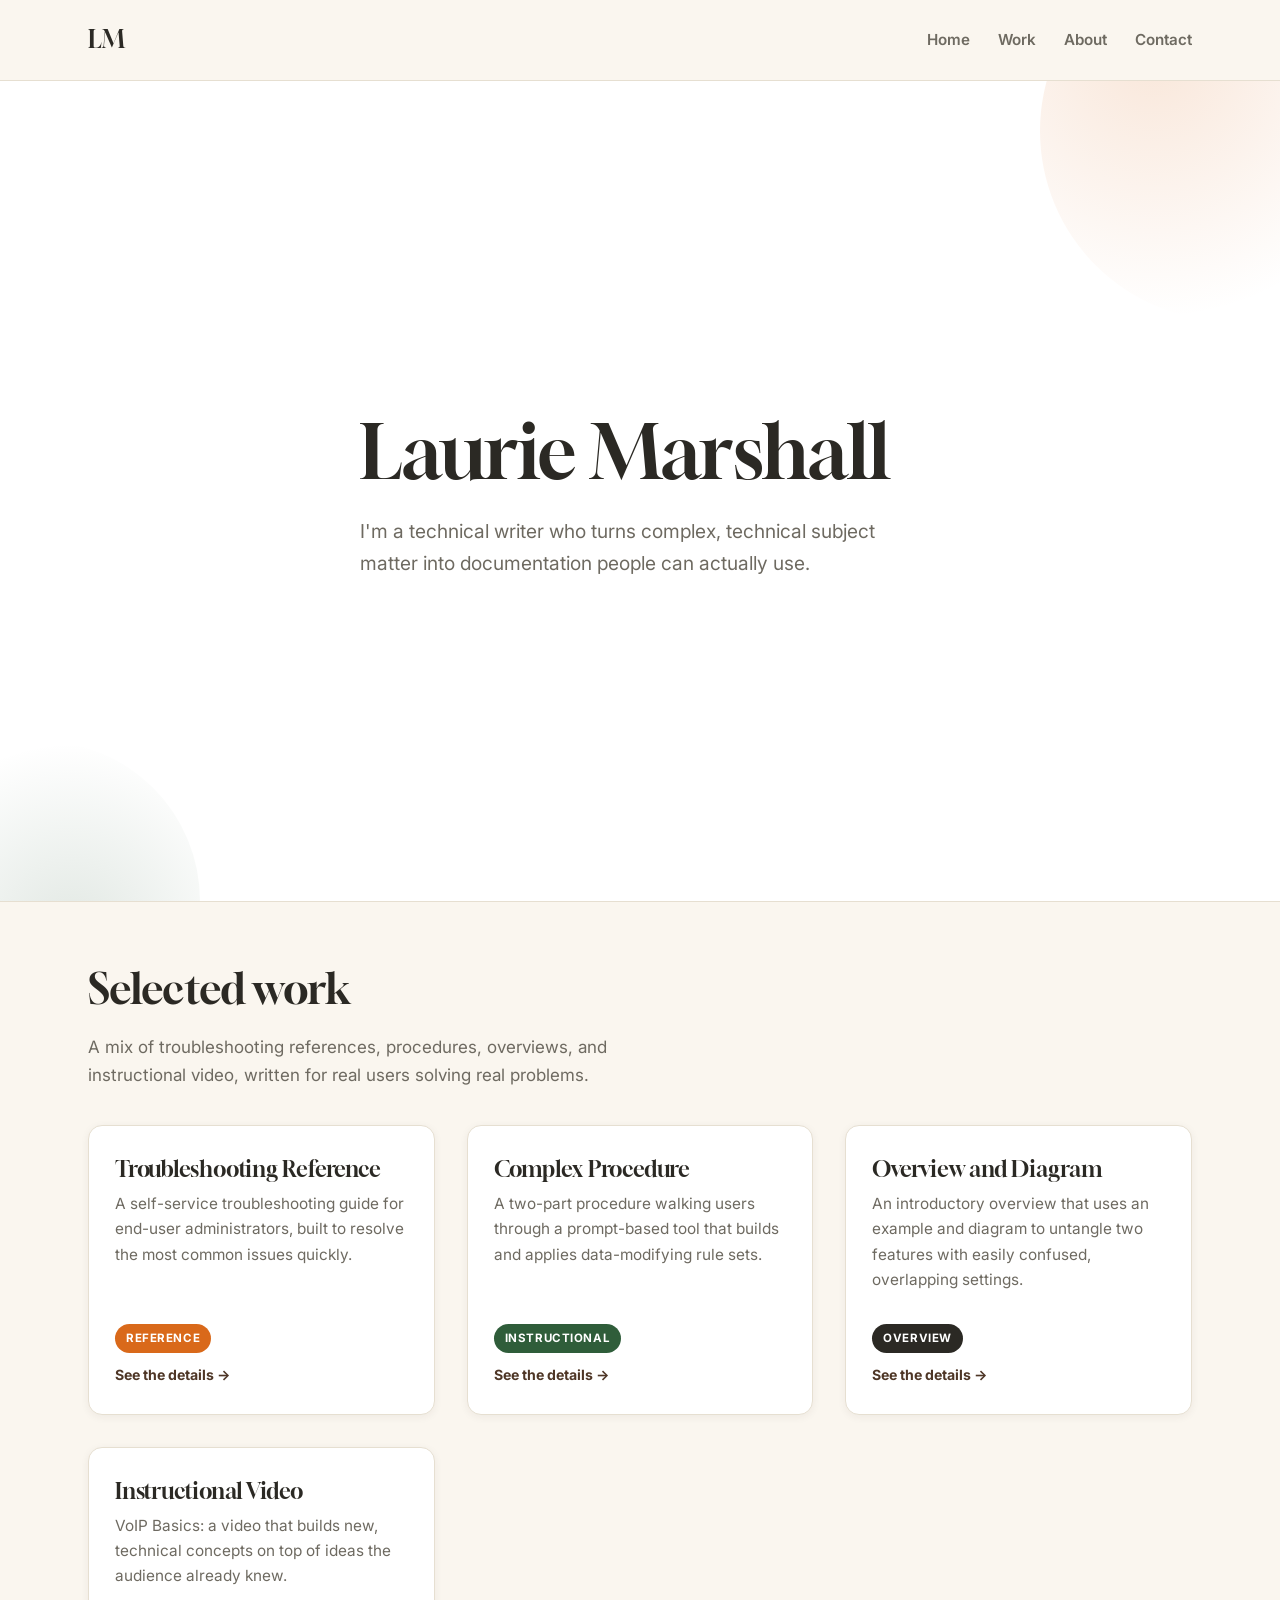
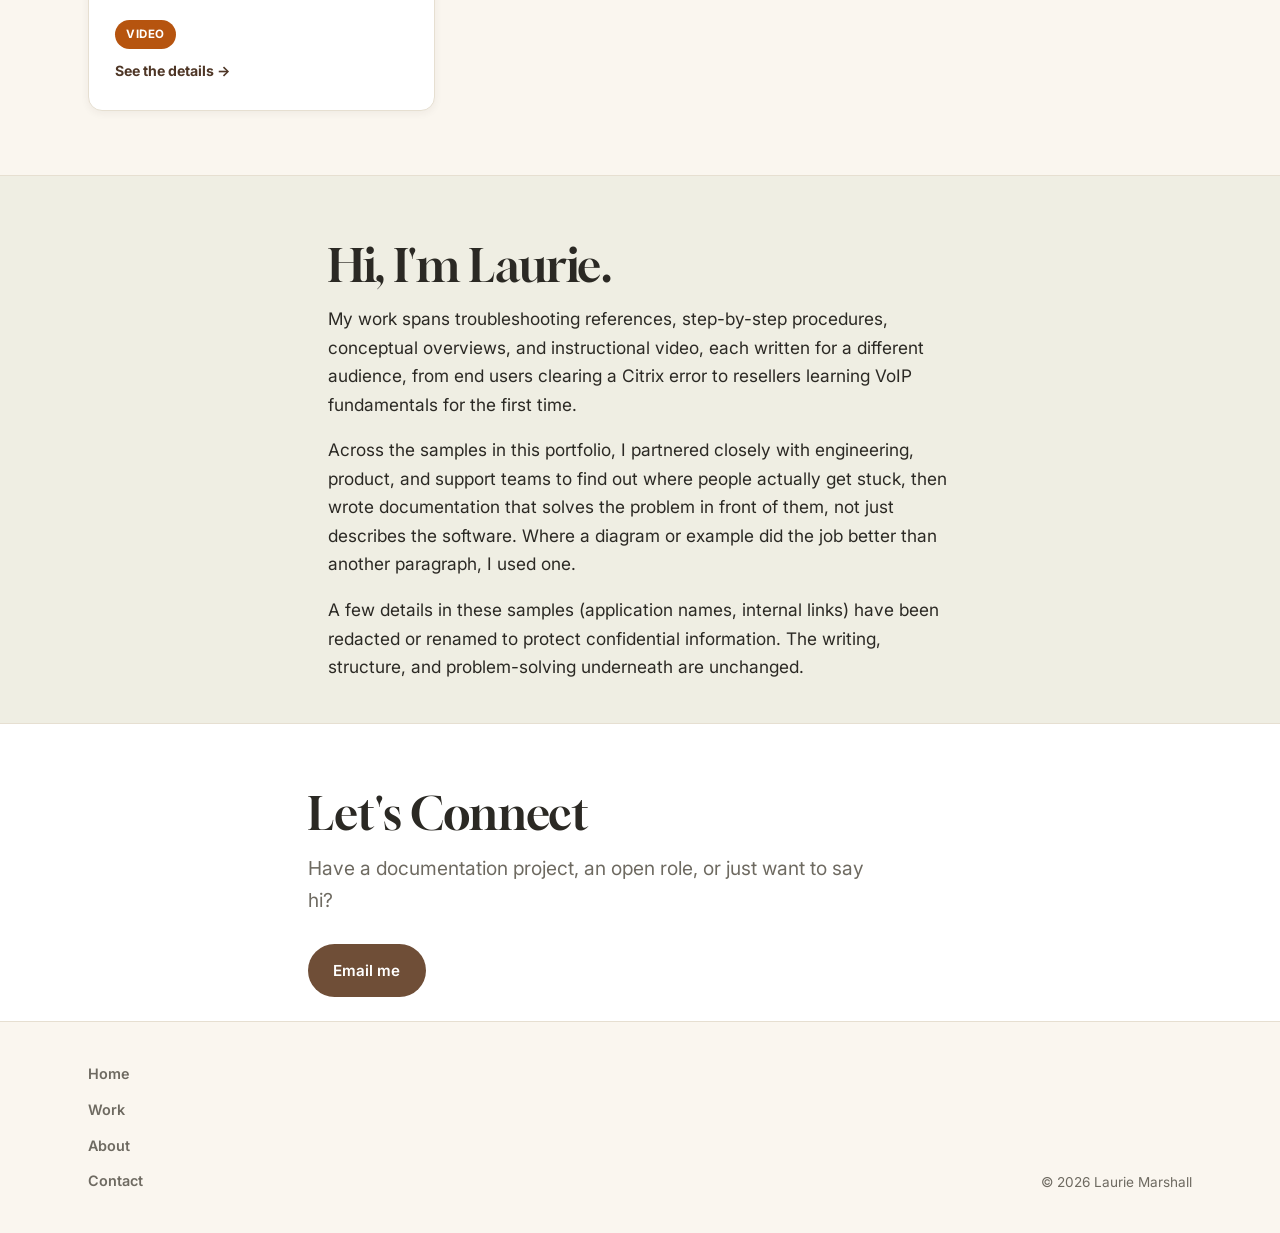
<file: index.html>
<!DOCTYPE html>
<html lang="en">
<head>
<meta charset="UTF-8">
<meta name="viewport" content="width=device-width, initial-scale=1.0">
<title>Laurie Marshall | Technical Writer</title>
<meta name="description" content="Portfolio of Laurie Marshall, a technical writer specializing in troubleshooting guides, procedures, overviews, and instructional video.">

<link rel="icon" type="image/png" sizes="32x32" href="assets/favicon/favicon-32x32.png">
<link rel="icon" type="image/png" sizes="16x16" href="assets/favicon/favicon-16x16.png">
<link rel="apple-touch-icon" href="assets/favicon/apple-touch-icon.png">
<link rel="shortcut icon" href="assets/favicon/favicon.ico">

<link rel="preconnect" href="https://fonts.googleapis.com">
<link rel="preconnect" href="https://fonts.gstatic.com" crossorigin>
<link href="https://fonts.googleapis.com/css2?family=Gloock&family=Inter:wght@400;500;600;700&display=swap" rel="stylesheet">

<link rel="stylesheet" href="css/style.css">
</head>
<body>

<header class="site-header">
  <nav class="nav">
    <a href="#top" class="nav-brand">LM</a>
    <ul class="nav-links">
      <li><a href="#top">Home</a></li>
      <li><a href="#work">Work</a></li>
      <li><a href="#about">About</a></li>
      <li><a href="#contact">Contact</a></li>
    </ul>
  </nav>
</header>

<section id="top" class="hero">
  <div class="container hero-inner">
    <h1>Laurie Marshall</h1>
    <p class="lede">I'm a technical writer who turns complex, technical subject matter into documentation people can actually use.</p>
  </div>
</section>

<section id="work" class="section">
  <div class="container">
    <div class="section-head">
      <h2>Selected work</h2>
      <p>A mix of troubleshooting references, procedures, overviews, and<br>instructional video, written for real users solving real problems.</p>
    </div>

    <div class="work-grid">

      <a href="work/troubleshooting-reference.html" class="work-card">
        <div class="work-card-body">
          <h3>Troubleshooting Reference</h3>
          <p>A self-service troubleshooting guide for end-user administrators, built to resolve the most common issues quickly.</p>
          <span class="type-badge reference">Reference</span>
          <span class="work-card-cta">See the details →</span>
        </div>
      </a>

      <a href="work/complex-procedure.html" class="work-card">
        <div class="work-card-body">
          <h3>Complex Procedure</h3>
          <p>A two-part procedure walking users through a prompt-based tool that builds and applies data-modifying rule sets.</p>
          <span class="type-badge instructional">Instructional</span>
          <span class="work-card-cta">See the details →</span>
        </div>
      </a>

      <a href="work/overview-diagram.html" class="work-card">
        <div class="work-card-body">
          <h3>Overview and Diagram</h3>
          <p>An introductory overview that uses an example and diagram to untangle two features with easily confused, overlapping settings.</p>
          <span class="type-badge overview">Overview</span>
          <span class="work-card-cta">See the details →</span>
        </div>
      </a>

      <a href="work/instructional-video.html" class="work-card">
        <div class="work-card-body">
          <h3>Instructional Video</h3>
          <p>VoIP Basics: a video that builds new, technical concepts on top of ideas the audience already knew.</p>
          <span class="type-badge video">Video</span>
          <span class="work-card-cta">See the details →</span>
        </div>
      </a>

    </div>
  </div>
</section>

<section id="about" class="section-intro">
  <div class="container bio">
    <h1>Hi, I'm Laurie.</h1>
    <p>My work spans troubleshooting references, step-by-step procedures, conceptual overviews, and instructional video, each written for a different audience, from end users clearing a Citrix error to resellers learning VoIP fundamentals for the first time.</p>

    <p>Across the samples in this portfolio, I partnered closely with engineering, product, and support teams to find out where people actually get stuck, then wrote documentation that solves the problem in front of them, not just describes the software. Where a diagram or example did the job better than another paragraph, I used one.</p>

    <p>A few details in these samples (application names, internal links) have been redacted or renamed to protect confidential information. The writing, structure, and problem-solving underneath are unchanged.</p>
  </div>
</section>

<section id="contact" class="section-intro">
  <div class="container hero-inner">
    <h1>Let's Connect</h1>
    <p class="lede">Have a documentation project, an open role, or just want to say hi?</p>

    <a href="mailto:lauriejmarshall@att.net?subject=Portfolio%20inquiry" class="btn btn-primary contact-cta">Email me</a>
  </div>
</section>

<footer class="site-footer">
  <div class="container footer-inner">
    <nav class="footer-nav" aria-label="Footer">
      <a href="#top">Home</a>
      <a href="#work">Work</a>
      <a href="#about">About</a>
      <a href="#contact">Contact</a>
    </nav>
    <span class="footer-copy">&copy; 2026 Laurie Marshall</span>
  </div>
</footer>

</body>
</html>
</file>
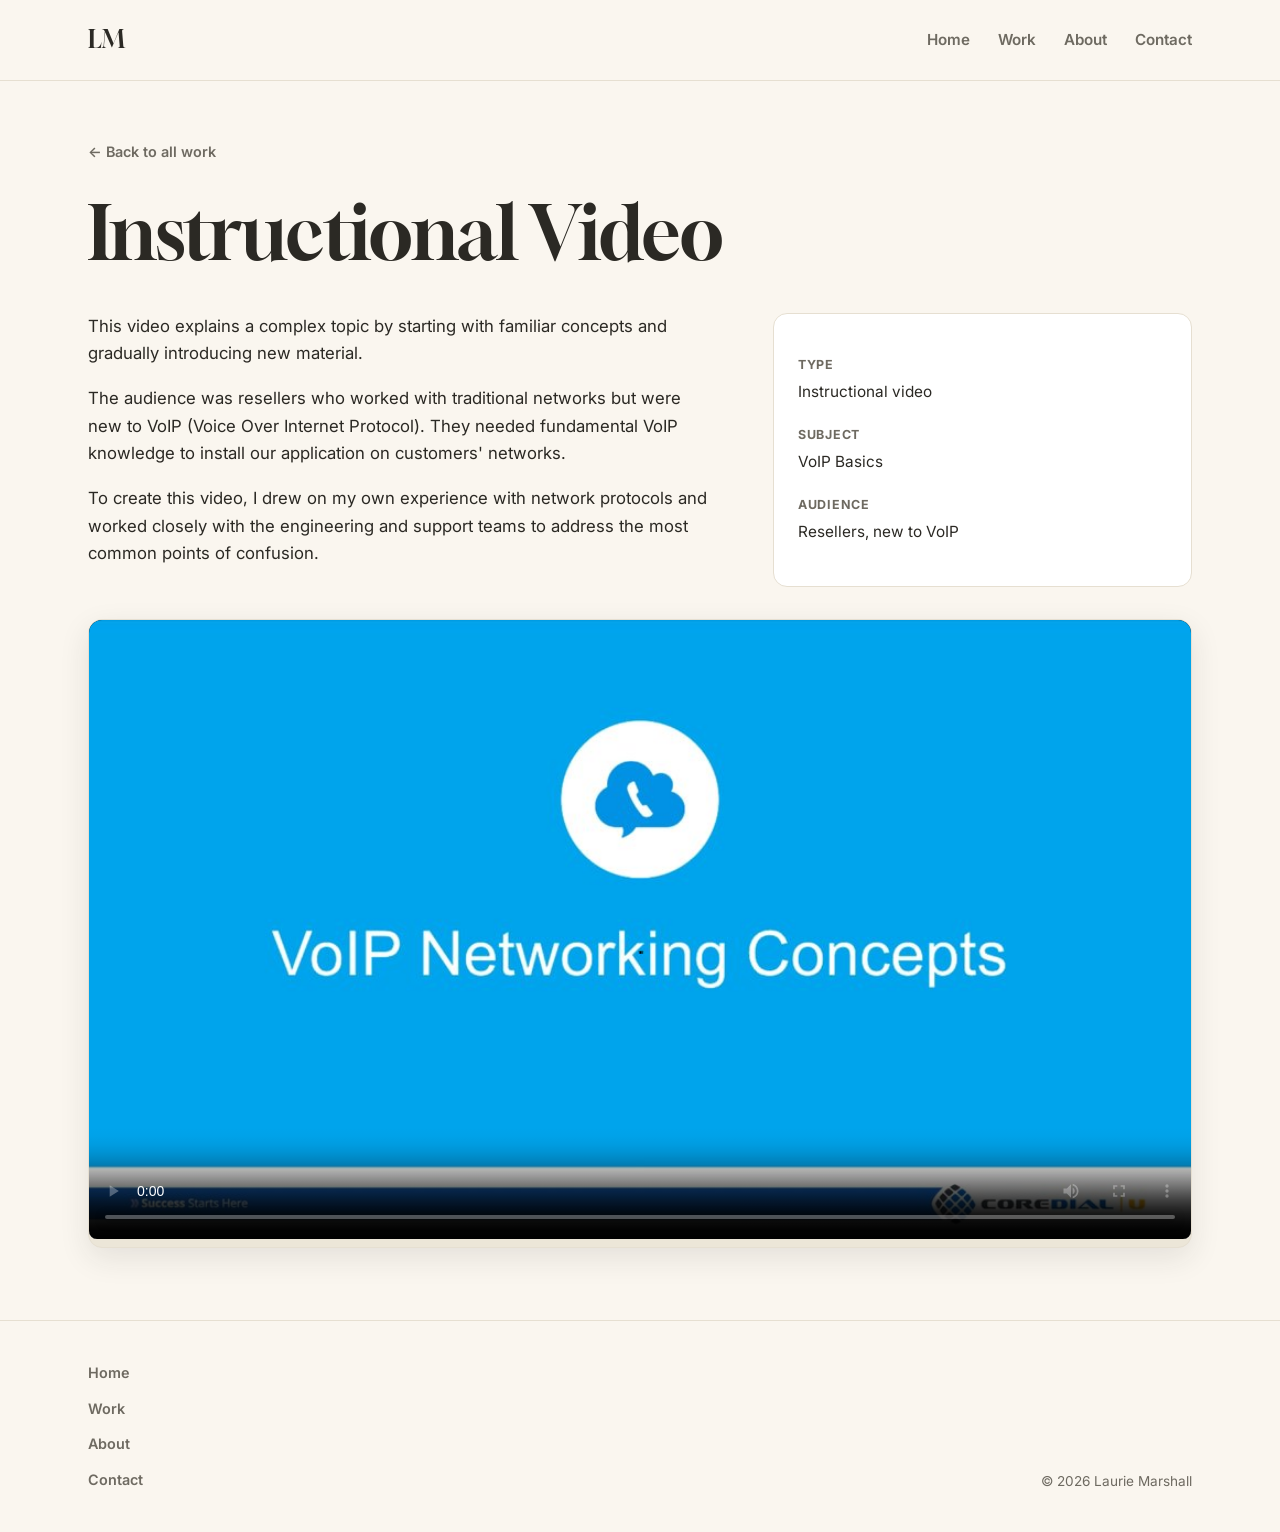
<file: work/instructional-video.html>
<!DOCTYPE html>
<html lang="en">
<head>
<meta charset="UTF-8">
<meta name="viewport" content="width=device-width, initial-scale=1.0">
<title>Instructional Video: VoIP Basics | Laurie Marshall</title>
<meta name="description" content="An instructional video explaining VoIP basics to resellers new to the technology.">

<link rel="icon" type="image/png" sizes="32x32" href="../assets/favicon/favicon-32x32.png">
<link rel="icon" type="image/png" sizes="16x16" href="../assets/favicon/favicon-16x16.png">
<link rel="apple-touch-icon" href="../assets/favicon/apple-touch-icon.png">
<link rel="shortcut icon" href="../assets/favicon/favicon.ico">

<link rel="preconnect" href="https://fonts.googleapis.com">
<link rel="preconnect" href="https://fonts.gstatic.com" crossorigin>
<link href="https://fonts.googleapis.com/css2?family=Gloock&family=Inter:wght@400;500;600;700&display=swap" rel="stylesheet">

<link rel="stylesheet" href="../css/style.css">
</head>
<body>

<header class="site-header">
  <nav class="nav">
    <a href="../index.html#top" class="nav-brand">LM</a>
    <ul class="nav-links">
      <li><a href="../index.html#top">Home</a></li>
      <li><a href="../index.html#work">Work</a></li>
      <li><a href="../index.html#about">About</a></li>
      <li><a href="../index.html#contact">Contact</a></li>
    </ul>
  </nav>
</header>

<section class="detail-header">
  <div class="container">
    <a href="../index.html#work" class="back-link">← Back to all work</a>
    <h1>Instructional Video</h1>

    <div class="detail-grid">
      <div class="detail-body">
        <p>This video explains a complex topic by starting with familiar concepts and gradually introducing new material.</p>
        <p>The audience was resellers who worked with traditional networks but were new to VoIP (Voice Over Internet Protocol). They needed fundamental VoIP knowledge to install our application on customers' networks.</p>
        <p>To create this video, I drew on my own experience with network protocols and worked closely with the engineering and support teams to address the most common points of confusion.</p>
      </div>

      <aside class="detail-meta">
        <dl>
          <dt>Type</dt>
          <dd>Instructional video</dd>
          <dt>Subject</dt>
          <dd>VoIP Basics</dd>
          <dt>Audience</dt>
          <dd>Resellers, new to VoIP</dd>
        </dl>
      </aside>
    </div>

    <div class="detail-cover">
      <video class="detail-video" controls poster="../assets/img/work/instructional-video.jpg">
        <source src="https://n3wlmg1t.github.io/videos/Instructional%20Video.mp4" type="video/mp4">
        Your browser does not support the video tag.
      </video>
    </div>
  </div>
</section>

<footer class="site-footer">
  <div class="container footer-inner">
    <nav class="footer-nav" aria-label="Footer">
      <a href="../index.html#top">Home</a>
      <a href="../index.html#work">Work</a>
      <a href="../index.html#about">About</a>
      <a href="../index.html#contact">Contact</a>
    </nav>
    <span class="footer-copy">&copy; 2026 Laurie Marshall</span>
  </div>
</footer>

</body>
</html>
</file>
<file: css/style.css>
/* ---------------------------------------------------
   Laurie Marshall, Portfolio
   Gloock (display) + Inter (body)
--------------------------------------------------- */

:root {
  --bg: #FAF6EF;
  --bg-raised: #FFFFFF;
  --text: #2B2924;
  --text-muted: #6E6A61;
  --border: #E6DFD1;

  --orange: #D9691A;
  --orange-dark: #B6540F;
  --green: #2F5D3A;
  --green-dark: #234631;
  --brown: #6F4E37;
  --brown-dark: #4E3626;

  --radius: 14px;
  --radius-sm: 8px;
  --max-width: 1160px;

  --shadow-sm: 0 2px 8px rgba(43, 41, 36, 0.06);
  --shadow-md: 0 10px 30px rgba(43, 41, 36, 0.10);
}

* {
  box-sizing: border-box;
}

html {
  scroll-behavior: smooth;
  overflow-x: clip;
}

section[id] {
  scroll-margin-top: 90px;
}

body {
  margin: 0;
  overflow-x: clip;
  background: var(--bg);
  color: var(--text);
  font-family: "Inter", -apple-system, BlinkMacSystemFont, "Segoe UI", sans-serif;
  font-size: 17px;
  line-height: 1.65;
  -webkit-font-smoothing: antialiased;
}

h1, h2, h3, h4 {
  font-family: "Gloock", Georgia, serif;
  font-weight: 400;
  line-height: 1.15;
  margin: 0 0 0.5em;
  letter-spacing: -0.01em;
}

h1 { font-size: clamp(2.6rem, 5vw + 1rem, 4.6rem); }
h2 { font-size: clamp(1.8rem, 2.5vw + 1rem, 2.6rem); }
h3 { font-size: 1.4rem; }

p { margin: 0 0 1em; }

a {
  color: inherit;
  text-decoration: none;
}

img { max-width: 100%; display: block; }

.container {
  max-width: var(--max-width);
  margin: 0 auto;
  padding: 0 28px;
}

/* ---------------- Buttons / links ---------------- */

.btn {
  display: inline-flex;
  align-items: center;
  gap: 0.5em;
  padding: 0.85em 1.6em;
  border-radius: 999px;
  font-weight: 600;
  font-size: 0.95rem;
  border: 1px solid transparent;
  cursor: pointer;
  transition: transform 0.15s ease, background 0.2s ease, color 0.2s ease, border-color 0.2s ease;
}

.btn-primary {
  background: var(--brown);
  color: #fff;
}
.btn-primary:hover {
  background: var(--brown-dark);
  transform: translateY(-1px);
}
.btn-primary:active {
  background: var(--brown-dark);
  transform: translateY(0) scale(0.98);
}

.btn-secondary {
  background: transparent;
  color: var(--text);
  border-color: var(--border);
}
.btn-secondary:hover {
  border-color: var(--brown);
  color: var(--brown);
  transform: translateY(-1px);
}
.btn-secondary:active {
  border-color: var(--brown-dark);
  color: var(--brown-dark);
  background: rgba(111, 78, 55, 0.06);
  transform: translateY(0) scale(0.98);
}

.link-accent {
  color: var(--brown-dark);
  font-weight: 600;
  border-bottom: 1.5px solid transparent;
  transition: border-color 0.2s ease, color 0.2s ease;
}
.link-accent:hover {
  border-color: var(--brown);
  color: var(--brown);
}
.link-accent:active {
  color: var(--brown-dark);
  border-color: var(--brown-dark);
}

a:focus-visible,
button:focus-visible,
input:focus-visible,
textarea:focus-visible {
  outline: 2px solid var(--brown);
  outline-offset: 2px;
  border-radius: 4px;
}

/* ---------------- Header / nav ---------------- */

.site-header {
  position: sticky;
  top: 0;
  z-index: 50;
  background: rgba(250, 246, 239, 0.88);
  backdrop-filter: saturate(180%) blur(10px);
  border-bottom: 1px solid var(--border);
}

.nav {
  display: flex;
  align-items: center;
  justify-content: space-between;
  padding: 20px 28px;
  max-width: var(--max-width);
  margin: 0 auto;
  flex-wrap: wrap;
  gap: 12px;
}

.nav-brand {
  font-family: "Gloock", Georgia, serif;
  font-size: 1.5rem;
  letter-spacing: 0.02em;
  transition: color 0.2s ease;
}
.nav-brand:hover {
  color: var(--brown);
}
.nav-brand:active {
  color: var(--brown-dark);
}

.nav-links {
  display: flex;
  gap: 28px;
  list-style: none;
  margin: 0;
  padding: 0;
  font-size: 0.95rem;
  font-weight: 600;
}

.nav-links a {
  position: relative;
  color: var(--text-muted);
  padding: 4px 0;
  transition: color 0.2s ease;
}
.nav-links a:hover {
  color: var(--brown);
}
.nav-links a:active {
  color: var(--brown-dark);
}
.nav-links a.active {
  color: var(--text);
}
.nav-links a.active::after {
  content: "";
  position: absolute;
  left: 0;
  right: 0;
  bottom: -4px;
  height: 2px;
  background: var(--brown);
  border-radius: 2px;
}
.nav-links a:focus-visible,
.nav-brand:focus-visible {
  outline-color: var(--brown);
}

/* ---------------- Hero ---------------- */

.hero {
  min-height: calc(100vh - 80px);
  display: flex;
  flex-direction: column;
  justify-content: center;
  padding: 96px 0 88px;
  position: relative;
  overflow: hidden;
  background: var(--bg-raised);
  box-shadow: 0 1px 0 var(--border);
}

.hero::before {
  content: "";
  position: absolute;
  top: -140px;
  right: -140px;
  width: 380px;
  height: 380px;
  border-radius: 50%;
  background: radial-gradient(circle at 30% 30%, rgba(217, 105, 26, 0.16), rgba(217, 105, 26, 0) 70%);
  z-index: 0;
}

.hero::after {
  content: "";
  position: absolute;
  bottom: -160px;
  left: -120px;
  width: 320px;
  height: 320px;
  border-radius: 50%;
  background: radial-gradient(circle at 60% 60%, rgba(47, 93, 58, 0.14), rgba(47, 93, 58, 0) 70%);
  z-index: 0;
}

.hero-inner {
  position: relative;
  z-index: 1;
  max-width: 720px;
}

.hero h1 {
  margin-bottom: 0.3em;
}

.hero .lede {
  font-size: 1.2rem;
  color: var(--text-muted);
  max-width: 560px;
  margin-bottom: 0;
}

/* Lighter section intro for About/Contact: same heading treatment as
   the hero, minus the decorative orbs, so they don't repeat down the page. */
.section-intro {
  padding: 64px 0 24px;
}

.section-intro h1 {
  font-size: clamp(1.9rem, 2.8vw + 1rem, 2.8rem);
  margin-bottom: 0.3em;
}

.section-intro .lede {
  font-size: 1.2rem;
  color: var(--text-muted);
  max-width: 560px;
  margin-bottom: 0;
}

/* Distinct tint per section so they read as separate bands down the page */
#about {
  background: #EFEEE3;
  border-top: 1px solid var(--border);
}

#contact {
  background: #FFFFFF;
  border-top: 1px solid var(--border);
}

/* ---------------- Section headers ---------------- */

.section {
  padding: 64px 0;
}

.section-head {
  margin-bottom: 36px;
}

.section-head p {
  color: var(--text-muted);
  margin: 12px 0 0;
  max-width: 620px;
}

/* ---------------- Work grid ---------------- */

.work-grid {
  display: grid;
  grid-template-columns: repeat(auto-fill, minmax(280px, 1fr));
  gap: 32px;
}

.work-card {
  background: var(--bg-raised);
  border-radius: var(--radius);
  box-shadow: var(--shadow-sm);
  border: 1px solid var(--border);
  transition: transform 0.22s ease, box-shadow 0.22s ease, border-color 0.22s ease;
  display: flex;
  flex-direction: column;
  padding: 30px 26px 28px;
}

.work-card:hover {
  transform: translateY(-5px);
  box-shadow: var(--shadow-md);
  border-color: rgba(111, 78, 55, 0.35);
}

.work-card:active {
  transform: translateY(-2px);
  box-shadow: var(--shadow-sm);
}

.work-card:focus-visible {
  outline: 2px solid var(--brown);
  outline-offset: 3px;
}

.type-badge {
  display: inline-block;
  align-self: flex-start;
  margin-top: 16px;
  color: #fff;
  font-size: 0.72rem;
  font-weight: 700;
  letter-spacing: 0.05em;
  text-transform: uppercase;
  padding: 5px 11px;
  border-radius: 999px;
}

.type-badge.reference { background: var(--orange); }
.type-badge.instructional { background: var(--green); }
.type-badge.overview { background: var(--text); }
.type-badge.video { background: var(--orange-dark); }

.work-card-body {
  flex: 1;
  display: flex;
  flex-direction: column;
}

.work-card-body h3 {
  margin-bottom: 0.4em;
}

.work-card-body p {
  color: var(--text-muted);
  font-size: 0.96rem;
  flex: 1;
}

.work-card-cta {
  margin-top: 10px;
  font-size: 0.88rem;
  font-weight: 700;
  color: var(--brown-dark);
}

/* ---------------- About page ---------------- */

.bio {
  max-width: 680px;
}

.bio p {
  font-size: 1.08rem;
}

.bio .lede {
  font-size: 1.25rem;
  font-weight: 600;
  color: var(--text);
  margin-bottom: 0.8em;
}

/* ---------------- Detail sections ---------------- */

.detail-header {
  padding: 56px 0 32px;
}

.back-link {
  display: inline-flex;
  align-items: center;
  gap: 6px;
  font-size: 0.9rem;
  font-weight: 600;
  color: var(--text-muted);
  margin-bottom: 28px;
}
.back-link:hover { color: var(--brown); }
.back-link:active { color: var(--brown-dark); }

.detail-cover {
  border-radius: var(--radius);
  overflow: hidden;
  border: 1px solid var(--border);
  box-shadow: var(--shadow-md);
  margin: 32px 0 40px;
  background: #ECE6D8;
}

.detail-cover img { width: 100%; }

.pdf-pages {
  display: flex;
  flex-direction: column;
  align-items: center;
  gap: 24px;
  margin: 32px 0 40px;
}

.pdf-pages img {
  display: block;
  width: 100%;
  max-width: 480px;
  border-radius: var(--radius);
  border: 1px solid var(--border);
  box-shadow: var(--shadow-md);
  background: #ECE6D8;
  cursor: zoom-in;
  transition: transform 0.15s ease, box-shadow 0.15s ease;
}

.pdf-pages img:hover {
  transform: translateY(-3px);
  box-shadow: 0 16px 36px rgba(43, 41, 36, 0.18);
  border-color: rgba(111, 78, 55, 0.35);
}

.pdf-pages img:active {
  transform: translateY(-1px) scale(0.98);
  box-shadow: var(--shadow-sm);
}

.pdf-pages img:focus-visible {
  outline: 2px solid var(--brown);
  outline-offset: 3px;
}

/* ---------------- Lightbox ---------------- */

.lightbox {
  position: fixed;
  inset: 0;
  z-index: 200;
  background: rgba(20, 18, 15, 0.88);
  display: flex;
  align-items: center;
  justify-content: center;
  padding: 32px;
}

.lightbox[hidden] { display: none; }

.lightbox img {
  max-width: min(100%, 1300px);
  max-height: 100%;
  width: auto;
  height: auto;
  border-radius: 8px;
  box-shadow: 0 24px 60px rgba(0, 0, 0, 0.45);
}

.lightbox-close,
.lightbox-prev,
.lightbox-next {
  position: absolute;
  display: inline-flex;
  align-items: center;
  justify-content: center;
  background: rgba(255, 255, 255, 0.1);
  border: 1px solid rgba(255, 255, 255, 0.25);
  color: #fff;
  border-radius: 999px;
  cursor: pointer;
  transition: background 0.2s ease;
}
.lightbox-close:hover,
.lightbox-prev:hover,
.lightbox-next:hover {
  background: rgba(255, 255, 255, 0.22);
}

.lightbox-close {
  top: 20px;
  right: 20px;
  width: 40px;
  height: 40px;
  font-size: 1.1rem;
}

.lightbox-prev,
.lightbox-next {
  top: 50%;
  transform: translateY(-50%);
  width: 48px;
  height: 48px;
  font-size: 1.3rem;
}
.lightbox-prev { left: 20px; }
.lightbox-next { right: 20px; }

.lightbox-count {
  position: absolute;
  bottom: 20px;
  left: 50%;
  transform: translateX(-50%);
  color: rgba(255, 255, 255, 0.85);
  font-size: 0.85rem;
  font-weight: 600;
  letter-spacing: 0.02em;
}

@media (max-width: 640px) {
  .lightbox { padding: 20px; }
  .lightbox-prev, .lightbox-next { width: 40px; height: 40px; }
}

.detail-grid {
  display: grid;
  grid-template-columns: 1.5fr 1fr;
  gap: 56px;
  align-items: start;
}

.detail-body p {
  font-size: 1.05rem;
}

.detail-meta {
  background: var(--bg-raised);
  border: 1px solid var(--border);
  border-radius: var(--radius);
  padding: 24px;
}

.detail-meta dt {
  font-size: 0.78rem;
  text-transform: uppercase;
  letter-spacing: 0.06em;
  font-weight: 700;
  color: var(--text-muted);
  margin-bottom: 4px;
}

.detail-meta dd {
  margin: 0 0 20px;
  font-size: 0.96rem;
}

.detail-meta dd:last-child { margin-bottom: 0; }

.detail-actions {
  display: flex;
  flex-direction: column;
  align-items: flex-start;
  gap: 10px;
  margin-top: 24px;
}

video.detail-video {
  width: 100%;
  border-radius: var(--radius-sm);
  background: #000;
}

.note {
  font-size: 0.86rem;
  color: var(--text-muted);
  border-left: 3px solid var(--border);
  padding-left: 14px;
  margin-top: 24px;
}

/* ---------------- Contact page ---------------- */

.contact-cta {
  margin-top: 28px;
}

/* ---------------- Footer ---------------- */

.site-footer {
  border-top: 1px solid var(--border);
  padding: 40px 0;
}

.footer-inner {
  display: flex;
  justify-content: space-between;
  align-items: flex-end;
  flex-wrap: wrap;
  gap: 20px 32px;
}

.footer-nav {
  display: flex;
  flex-direction: column;
  align-items: flex-start;
  gap: 12px;
  font-size: 0.9rem;
  font-weight: 600;
}
.footer-nav a { color: var(--text-muted); }
.footer-nav a:hover { color: var(--brown); }
.footer-nav a:active { color: var(--brown-dark); }

.footer-copy {
  font-size: 0.85rem;
  color: var(--text-muted);
}

/* ---------------- Responsive ---------------- */

@media (max-width: 760px) {
  .detail-grid {
    grid-template-columns: 1fr;
  }
  .hero { padding: 64px 0 48px; }
  .section, .section-intro { padding: 48px 0; }
}
</file>
